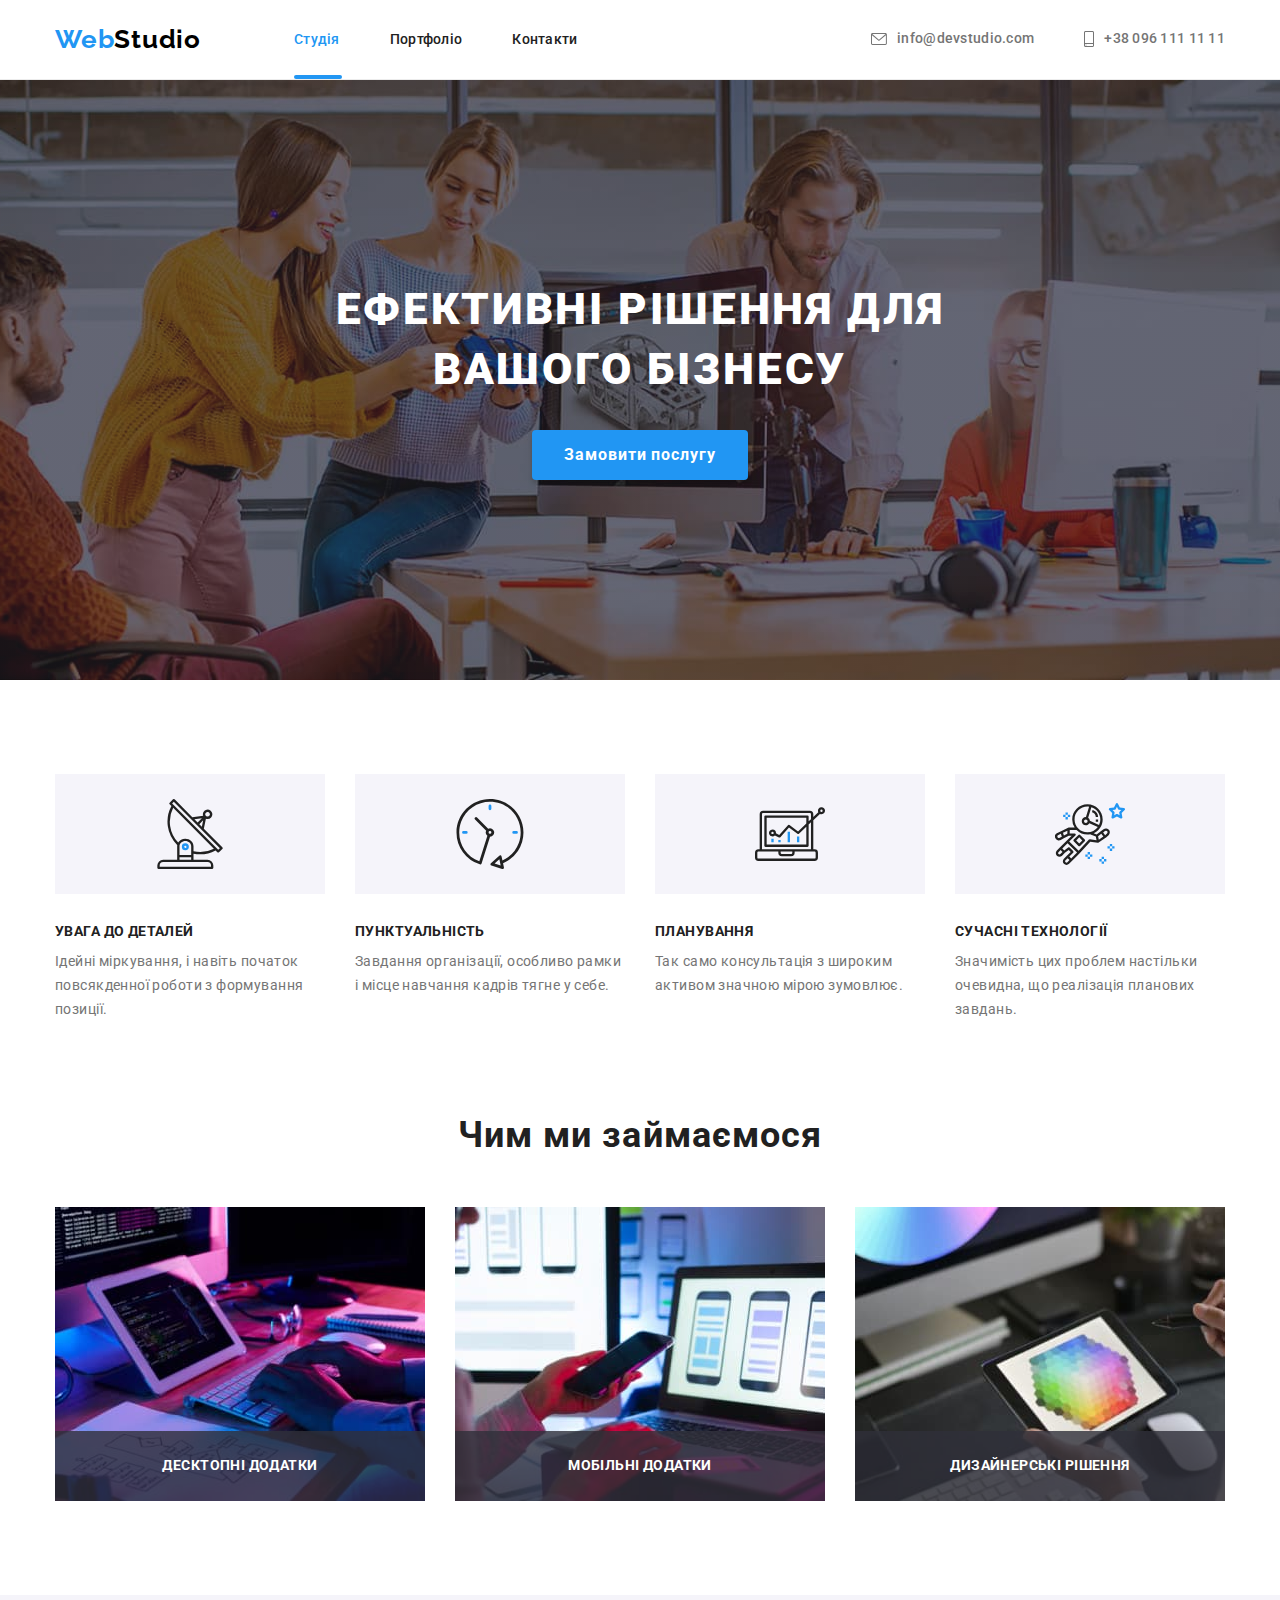
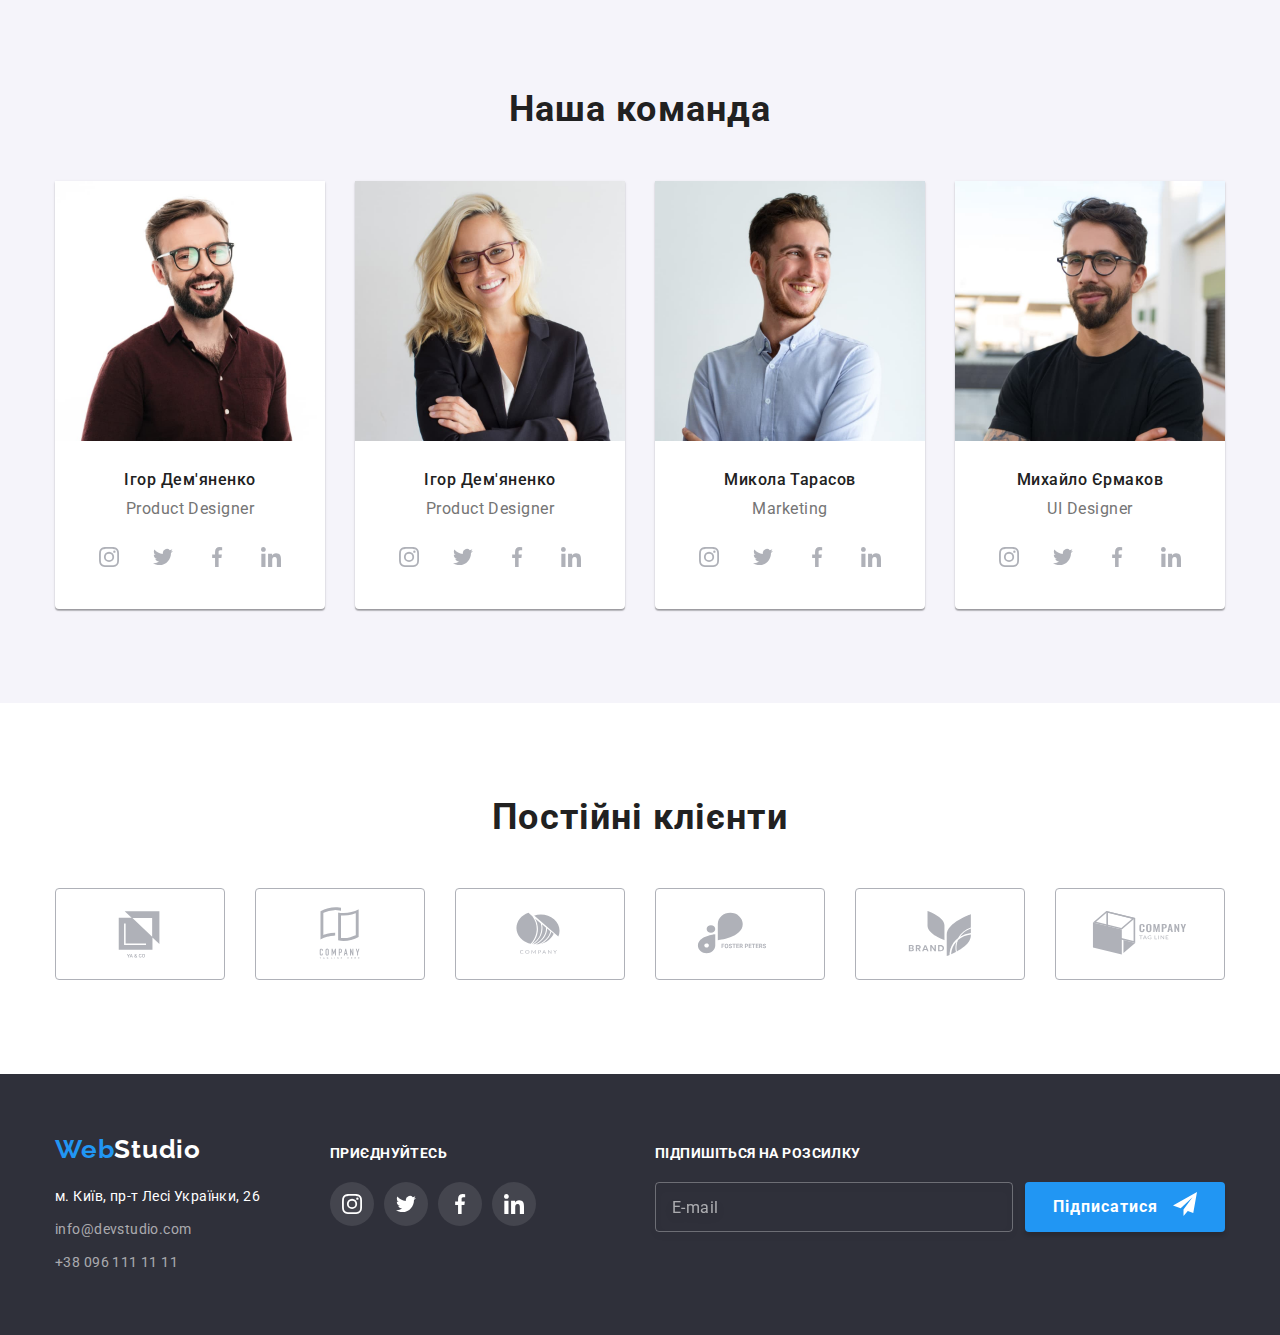
<file: index.html>
<!DOCTYPE html>
<html lang="uk">
  <head>
    <meta charset="UTF-8" />
    <meta http-equiv="X-UA-Compatible" content="IE=edge" />
    <meta name="viewport" content="width=device-width, initial-scale=1.0" />
    <title>Студія</title>
    <link rel="preconnect" href="https://fonts.googleapis.com" />
    <link rel="preconnect" href="https://fonts.gstatic.com" crossorigin />
    <link
      href="https://fonts.googleapis.com/css2?family=Raleway:wght@700&family=Roboto:wght@400;500;700;900&display=swap"
      rel="stylesheet"
    />
    <link
      rel="stylesheet"
      href="https://cdnjs.cloudflare.com/ajax/libs/modern-normalize/1.1.0/modern-normalize.min.css"
    />
    <link rel="stylesheet" href="css/styles.css" />
  </head>
  <body>
    <!-- Header -->
    <header class="header">
      <div class="container header-wrapper">
        <nav class="nav">
          <a href="index.html" class="logo">Web<span class="black-logo-part">Studio</span></a>
          <ul class="main-nav list">
            <li class="nav-item">
              <a class="nav-link active-studio" href="index.html">Студія</a>
            </li>
            <li class="nav-item"><a class="nav-link" href="portfolio.html">Портфоліо</a></li>
            <li class="nav-item"><a class="nav-link" href="">Контакти</a></li>
          </ul>
        </nav>
        <ul class="contact-info list">
          <li>
            <a class="e-mail" href="mailto:info@devstudio.com"
              ><svg class="icon-mail" width="16" height="12 ">
                <use href="./images/icons.svg#icon-envelope"></use></svg
              >info@devstudio.com</a
            >
          </li>
          <li class="contact-item">
            <a class="tel" href="tel:+380961111111"
              ><svg class="icon-tel" width="10" height="16">
                <use href="./images/icons.svg#icon-smartphone"></use></svg
              >+38 096 111 11 11</a
            >
          </li>
        </ul>
      </div>
    </header>
    <main>
      <!-- Hero block -->
      <section class="hero section">
        <div class="container hero-wrapper">
          <h1 class="hero-title">Ефективні рішення для вашого бізнесу</h1>
          <button class="order-button" type="button" data-modal-open>Замовити послугу</button>
        </div>
      </section>
      <!-- Our features -->
      <section class="features section">
        <div class="container">
          <h2 hidden>Наші риси</h2>
          <ul class="list features-wrapper">
            <li class="feature-item">
              <div class="icon-feature">
                <svg width="70" height="70"><use href="./images/icons.svg#icon-antenna"></use></svg>
              </div>
              <h3 class="features-title">УВАГА ДО ДЕТАЛЕЙ</h3>
              <p class="feature">
                Ідейні міркування, і навіть початок повсякденної роботи з формування позиції.
              </p>
            </li>
            <li class="feature-item">
              <div class="icon-feature">
                <svg width="70" height="70"><use href="./images/icons.svg#icon-clock"></use></svg>
              </div>
              <h3 class="features-title">ПУНКТУАЛЬНІСТЬ</h3>
              <p class="feature">
                Завдання організації, особливо рамки і місце навчання кадрів тягне у себе.
              </p>
            </li>
            <li class="feature-item">
              <div class="icon-feature">
                <svg width="70px" height="70px">
                  <use href="./images/icons.svg#icon-diagram"></use>
                </svg>
              </div>
              <h3 class="features-title">ПЛАНУВАННЯ</h3>
              <p class="feature">Так само консультація з широким активом значною мірою зумовлює.</p>
            </li>
            <li class="feature-item">
              <div class="icon-feature">
                <svg width="70px" height="70px">
                  <use href="./images/icons.svg#icon-astronaut"></use>
                </svg>
              </div>
              <h3 class="features-title">СУЧАСНІ ТЕХНОЛОГІЇ</h3>
              <p class="feature">
                Значимість цих проблем настільки очевидна, що реалізація планових завдань.
              </p>
            </li>
          </ul>
        </div>
      </section>
      <!-- What we do -->
      <section class="specialties section">
        <div class="container">
          <h2 class="specialties-title">Чим ми займаємося</h2>
          <ul class="list specialties-wrapper">
            <li class="spec-item">
              <div class="spec-wrapper">
                <img src="images/img.jpg" alt="Людина працює за компʼютером" width="370" />
                <div class="spec-descr">
                  <p>Десктопні додатки</p>
                </div>
              </div>
            </li>
            <li class="spec-item">
              <div class="spec-wrapper">
                <img src="images/img-2.jpg" alt="Людина працює за ноут-буком" width="370" />
                <div class="spec-descr">
                  <p>Мобільні додатки</p>
                </div>
              </div>
            </li>
            <li class="spec-item">
              <div class="spec-wrapper">
                <img src="images/img-3.jpg" alt="Людина працює із планшетом" width="370" />
                <div class="spec-descr">
                  <p>Дизайнерські рішення</p>
                </div>
              </div>
            </li>
          </ul>
        </div>
      </section>
      <!-- Our team -->
      <section class="team section">
        <div class="container">
          <h2 class="team-title">Наша команда</h2>
          <ul class="list team">
            <li class="member">
              <img src="images/member1.jpg" alt="Перший учасник" width="270" />
              <div class="team-wrapper">
                <h3 class="member-name">Ігор Дем'яненко</h3>
                <p class="member-work">Product Designer</p>
                <div class="socials">
                  <a class="link" href
                    ><svg class="link-ico" width="20" height="20">
                      <use href="./images/icons.svg#icon-instagram"></use></svg
                  ></a>
                  <a class="link" href
                    ><svg class="link-ico" width="20" height="20">
                      <use href="./images/icons.svg#icon-twitter"></use></svg
                  ></a>
                  <a class="link" href
                    ><svg class="link-ico" width="20" height="20">
                      <use href="./images/icons.svg#icon-facebook"></use></svg
                  ></a>
                  <a class="link" href
                    ><svg class="link-ico" width="20" height="20">
                      <use href="./images/icons.svg#icon-linkedin"></use></svg
                  ></a>
                </div>
              </div>
            </li>
            <li class="member">
              <img src="images/member2.jpg" alt="Другий учасник" width="270" />
              <div class="team-wrapper">
                <h3 class="member-name">Ігор Дем'яненко</h3>
                <p class="member-work">Product Designer</p>
                <div class="socials">
                  <a class="link" href
                    ><svg class="link-ico" width="20" height="20">
                      <use href="./images/icons.svg#icon-instagram"></use></svg
                  ></a>
                  <a class="link" href
                    ><svg class="link-ico" width="20" height="20">
                      <use href="./images/icons.svg#icon-twitter"></use></svg
                  ></a>
                  <a class="link" href
                    ><svg class="link-ico" width="20" height="20">
                      <use href="./images/icons.svg#icon-facebook"></use></svg
                  ></a>
                  <a class="link" href
                    ><svg class="link-ico" width="20" height="20">
                      <use href="./images/icons.svg#icon-linkedin"></use></svg
                  ></a>
                </div>
              </div>
            </li>
            <li class="member">
              <img src="images/member3.jpg" alt="Третій учасник" width="270" />
              <div class="team-wrapper">
                <h3 class="member-name">Микола Тарасов</h3>
                <p class="member-work">Marketing</p>
                <div class="socials">
                  <a class="link" href
                    ><svg class="link-ico" width="20" height="20">
                      <use href="./images/icons.svg#icon-instagram"></use></svg
                  ></a>
                  <a class="link" href
                    ><svg class="link-ico" width="20" height="20">
                      <use href="./images/icons.svg#icon-twitter"></use></svg
                  ></a>
                  <a class="link" href
                    ><svg class="link-ico" width="20" height="20">
                      <use href="./images/icons.svg#icon-facebook"></use></svg
                  ></a>
                  <a class="link" href
                    ><svg class="link-ico" width="20" height="20">
                      <use href="./images/icons.svg#icon-linkedin"></use></svg
                  ></a>
                </div>
              </div>
            </li>
            <li class="member">
              <img src="images/member4.jpg" alt="Четвертий учасник" width="270" />
              <div class="team-wrapper">
                <h3 class="member-name">Михайло Єрмаков</h3>
                <p class="member-work">UI Designer</p>
                <div class="socials">
                  <a class="link" href
                    ><svg class="link-ico" width="20" height="20">
                      <use href="./images/icons.svg#icon-instagram"></use></svg
                  ></a>
                  <a class="link" href
                    ><svg class="link-ico" width="20" height="20">
                      <use href="./images/icons.svg#icon-twitter"></use></svg
                  ></a>
                  <a class="link" href
                    ><svg class="link-ico" width="20" height="20">
                      <use href="./images/icons.svg#icon-facebook"></use></svg
                  ></a>
                  <a class="link" href
                    ><svg class="link-ico" width="20" height="20">
                      <use href="./images/icons.svg#icon-linkedin"></use></svg
                  ></a>
                </div>
              </div>
            </li>
          </ul>
        </div>
      </section>
      <!-- Clients -->
      <section class="section">
        <div class="container">
          <h2 class="clients-title">Постійні клієнти</h2>
          <div class="client-wrapper">
            <a href="" class="client"
              ><svg class="client-ico" width="106" height="60">
                <use href="./images/icons.svg#icon-logo-a"></use></svg
            ></a>
            <a href="" class="client"
              ><svg class="client-ico" width="106" height="60">
                <use href="./images/icons.svg#icon-logo-b"></use></svg
            ></a>
            <a href="" class="client"
              ><svg class="client-ico" width="106" height="60">
                <use href="./images/icons.svg#icon-logo-c"></use></svg
            ></a>
            <a href="" class="client"
              ><svg class="client-ico" width="106" height="60">
                <use href="./images/icons.svg#icon-logo-d"></use></svg
            ></a>
            <a href="" class="client"
              ><svg class="client-ico" width="106" height="60">
                <use href="./images/icons.svg#icon-logo-e"></use></svg
            ></a>
            <a href="" class="client"
              ><svg class="client-ico" width="106" height="60">
                <use href="./images/icons.svg#icon-logo-f"></use></svg
            ></a>
          </div>
        </div>
      </section>
    </main>
    <!-- Footer -->
    <footer class="page-footer">
      <div class="container footer-wrapper">
        <div>
          <a href="index.html" class="logo logo-footer"
            >Web<span class="white-logo-part">Studio</span></a
          >
          <address class="footer-address">
            <ul class="list">
              <li class="contact">
                <a
                  class="street"
                  href="https://goo.gl/maps/KnLdwV8JPAcNRsJJ8"
                  target="_blank"
                  rel="noopener noreferrer"
                  >м. Київ, пр-т Лесі Українки, 26</a
                >
              </li>
              <li class="contact">
                <a class="footer-contact" href="mailto:info@devstudio.com">info@devstudio.com</a>
              </li>
              <li><a class="footer-contact" href="tel:+380961111111">+38 096 111 11 11</a></li>
            </ul>
          </address>
        </div>
        <div class="links-wrapper">
          <p class="link-descr">приєднуйтесь</p>
          <div class="socials">
            <a href class="link link-footer"
              ><svg width="20" height="20">
                <use href="./images/icons.svg#icon-instagram"></use></svg
            ></a>
            <a href class="link link-footer"
              ><svg width="20" height="20">
                <use href="./images/icons.svg#icon-twitter"></use></svg
            ></a>
            <a href class="link link-footer"
              ><svg width="20" height="20">
                <use href="./images/icons.svg#icon-facebook"></use></svg
            ></a>
            <a href class="link link-footer"
              ><svg width="20" height="20">
                <use href="./images/icons.svg#icon-linkedin"></use></svg
            ></a>
          </div>
        </div>
        <div class="footer-form">
          <p class="subscr-label">Підпишіться на розсилку</p>
          <form class="subscr-form">
            <input class="subscr-input" type="email" name="mail-subscr" placeholder="E-mail" />
            <button class="subscr-button" type="submit">
              Підписатися
              <svg width="24" height="24"><use href="./images/icons.svg#icon-send"></use></svg>
            </button>
          </form>
        </div>
      </div>
    </footer>
    <div class="backdrop is-hidden" data-modal>
      <div class="modal">
        <button class="close-btn" data-modal-close>
          <svg width="18" height="18" class="cross">
            <use href="./images/icons.svg#cross"></use>
          </svg>
        </button>
        <form>
          <h2 class="form-title">Залиште свої дані, ми вам передзвонимо</h2>
          <div class="field">
            <label class="field-label" for="name">Ім'я</label>
            <div class="field-wrapper">
              <input class="field-input" type="text" id="name" name="name" />
              <svg class="field-ico" width="18" height="18">
                <use href="./images/icons.svg#person"></use>
              </svg>
            </div>
          </div>
          <div class="field">
            <label class="field-label" for="tel">Телефон</label>
            <div class="field-wrapper">
              <input class="field-input" type="tel" id="tel" name="tel" />
              <svg class="field-ico" width="18" height="18">
                <use href="./images/icons.svg#phone"></use>
              </svg>
            </div>
          </div>
          <div class="field">
            <label class="field-label" for="email">Пошта</label>
            <div class="field-wrapper">
              <input class="field-input" type="email" id="email" name="email" />
              <svg class="field-ico" width="18" height="18">
                <use href="./images/icons.svg#email"></use>
              </svg>
            </div>
          </div>
          <div class="comment">
            <label for="comment" class="field-label">Коментар</label>
            <textarea
              class="field-text"
              name="comment"
              id="comment"
              cols="30"
              rows="10"
              placeholder="Введіть текст"
            ></textarea>
          </div>
          <div class="agree-wrapper">
            <input class="visually-hidden agree-input" type="checkbox" name="agree" id="agree" />
            <label class="agree" for="agree">
              <span class="check-ico">
                <svg width="16" height="15">
                  <use class="checked" href="./images/icons.svg#icon-check"></use>
                  <use class="not-checked" href="./images/icons.svg#not-checked"></use>
                </svg>
              </span>
              Погоджуюся з розсилкою та приймаю<a class="condit" href=""> Умови договору</a></label
            >
          </div>
          <button class="submit-btn" type="submit">Відправити</button>
        </form>
      </div>
    </div>
    <script src="./js/modal.js"></script>
  </body>
</html>
</file>
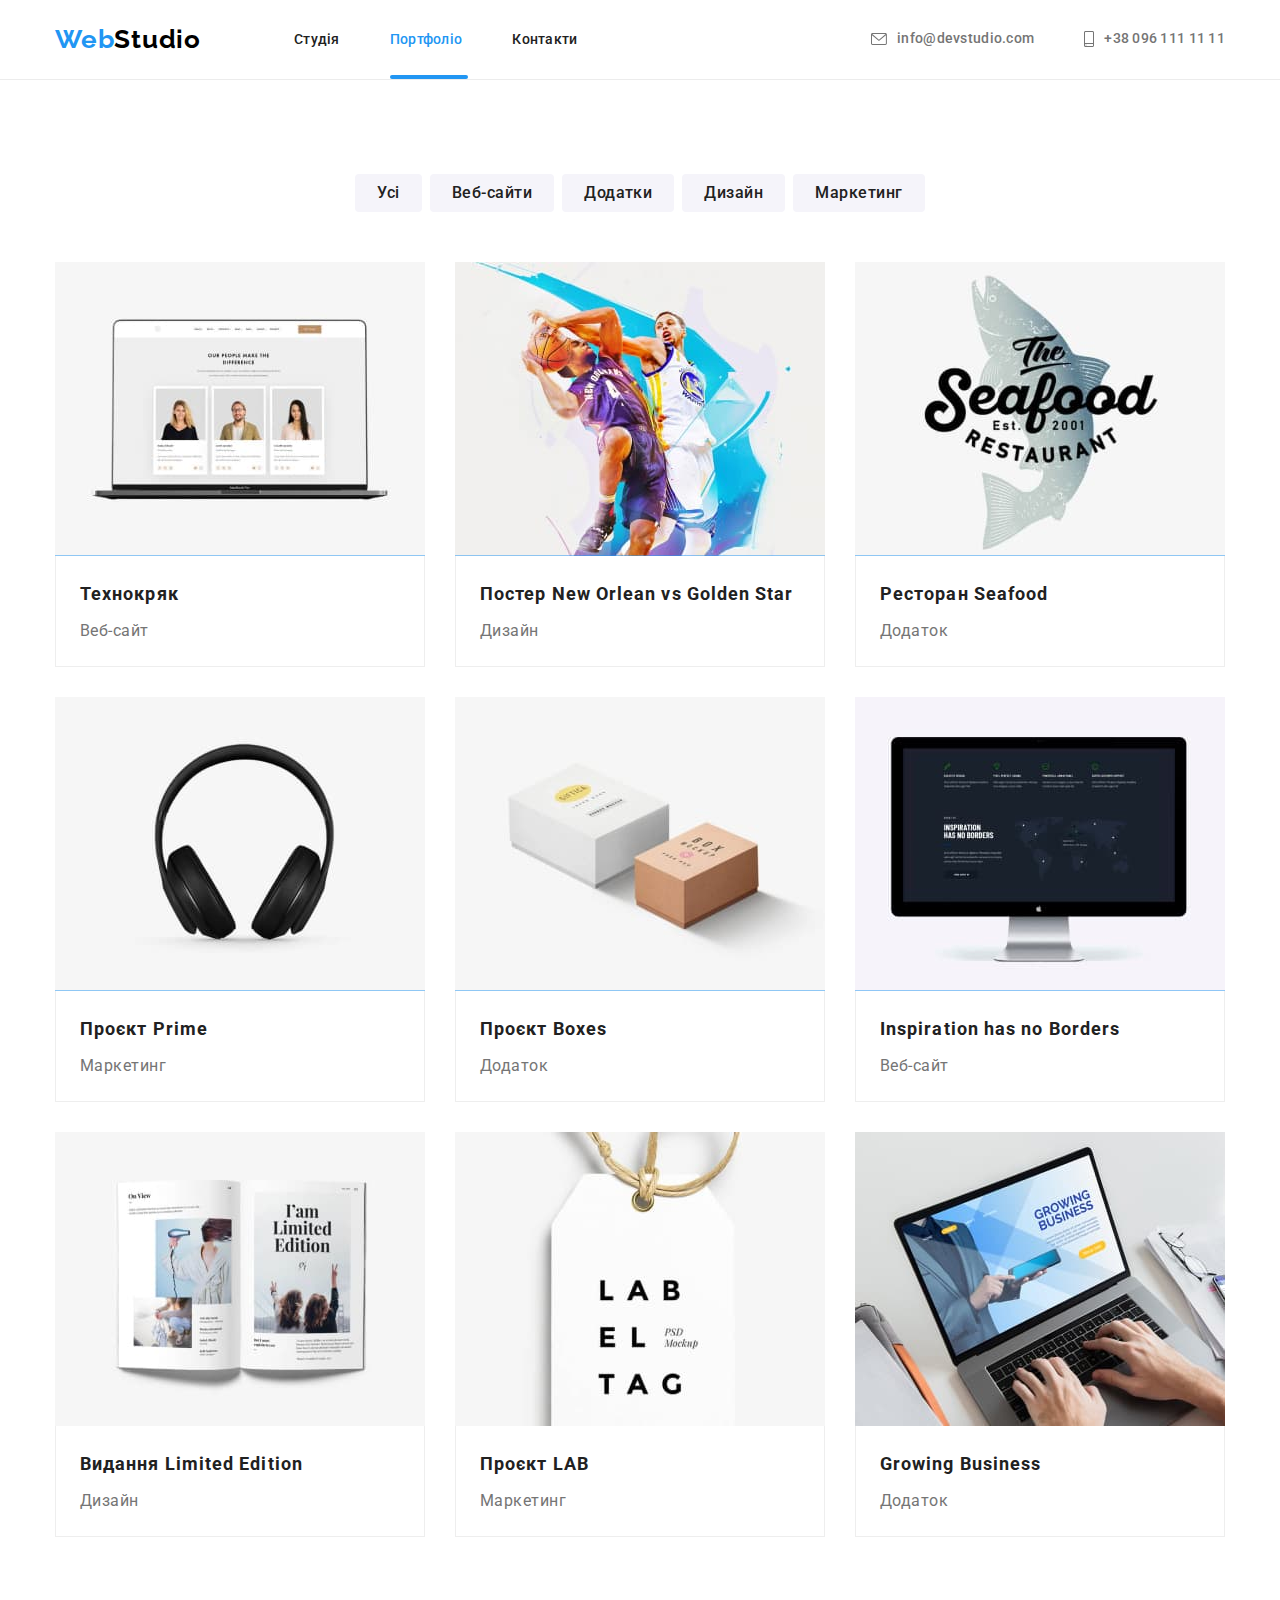
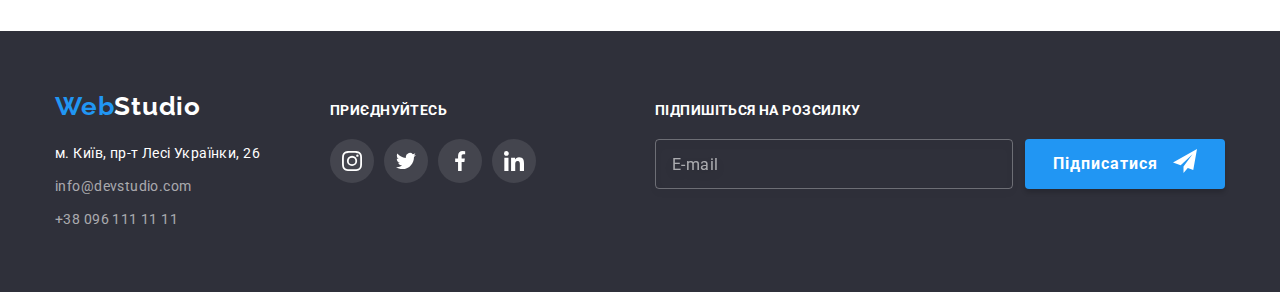
<file: portfolio.html>
<!DOCTYPE html>
<html lang="uk">
  <head>
    <meta charset="UTF-8" />
    <meta http-equiv="X-UA-Compatible" content="IE=edge" />
    <meta name="viewport" content="width=device-width, initial-scale=1.0" />
    <title>Студія</title>
    <link rel="preconnect" href="https://fonts.googleapis.com" />
    <link rel="preconnect" href="https://fonts.gstatic.com" crossorigin />
    <link
      href="https://fonts.googleapis.com/css2?family=Raleway:wght@700&family=Roboto:wght@400;500;700;900&display=swap"
      rel="stylesheet"
    />
    <link
      rel="stylesheet"
      href="https://cdnjs.cloudflare.com/ajax/libs/modern-normalize/1.1.0/modern-normalize.min.css"
    />
    <link rel="stylesheet" href="css/styles.css" />
  </head>
  <body>
    <!-- Header -->
    <header class="header">
      <div class="container header-wrapper">
        <nav class="nav">
          <a href="index.html" class="logo">Web<span class="black-logo-part">Studio</span></a>
          <ul class="main-nav list">
            <li class="nav-item">
              <a class="nav-link" href="index.html">Студія</a>
            </li>
            <li class="nav-item">
              <a class="nav-link active-portfolio" href="portfolio.html">Портфоліо</a>
            </li>
            <li class="nav-item"><a class="nav-link" href="">Контакти</a></li>
          </ul>
        </nav>
        <ul class="contact-info list">
          <li>
            <a class="e-mail" href="mailto:info@devstudio.com"
              ><svg class="icon-mail" width="16" height="12 ">
                <use href="./images/icons.svg#icon-envelope"></use></svg
              >info@devstudio.com</a
            >
          </li>
          <li class="contact-item">
            <a class="tel" href="tel:+380961111111"
              ><svg class="icon-tel" width="10" height="16">
                <use href="./images/icons.svg#icon-smartphone"></use></svg
              >+38 096 111 11 11</a
            >
          </li>
        </ul>
      </div>
    </header>
    <main>
      <!-- Portfolio -->
      <section class="section">
        <!-- Filter -->
        <div class="container">
          <h1 hidden>Портфоліо</h1>
          <ul class="portfolio-buttons list">
            <li><button class="portfolio-button" type="button">Усі</button></li>
            <li><button class="portfolio-button" type="button">Веб-сайти</button></li>
            <li><button class="portfolio-button" type="button">Додатки</button></li>
            <li><button class="portfolio-button" type="button">Дизайн</button></li>
            <li><button class="portfolio-button" type="button">Маркетинг</button></li>
          </ul>
          <!-- Project list -->
          <ul class="project-list list">
            <li class="project">
              <div class="project-wrapper">
                <img src="images/project1-2.jpg" alt="Ноутбук" width="370" />
                <div class="project-overlay">
                  <p>
                    Ресурс пропонує комплексні пропозиції з різним рівнем функціоналу та сервісів.
                    Все це дозволить відвідувачу отримати вичерпні відомості про компанію чи
                    приватну особу.
                  </p>
                </div>
              </div>

              <div class="bordered-portfolio-part">
                <h2 class="project-title">Технокряк</h2>
                <p class="project-descr">Веб-сайт</p>
              </div>
            </li>
            <li class="project">
              <div class="project-wrapper">
                <img src="images/project2-2.jpg" alt="Баскетболісти" width="370" />
                <div class="project-overlay">
                  <p>
                    Ресурс пропонує комплексні пропозиції з різним рівнем функціоналу та сервісів.
                    Все це дозволить відвідувачу отримати вичерпні відомості про компанію чи
                    приватну особу.
                  </p>
                </div>
              </div>
              <div class="bordered-portfolio-part">
                <h2 class="project-title">Постер New Orlean vs Golden Star</h2>
                <p class="project-descr">Дизайн</p>
              </div>
            </li>
            <li class="project">
              <div class="project-wrapper">
                <img src="images/project3-2.jpg" alt="Логотип ресторану" width="370" />
                <div class="project-overlay">
                  <p>
                    Ресурс пропонує комплексні пропозиції з різним рівнем функціоналу та сервісів.
                    Все це дозволить відвідувачу отримати вичерпні відомості про компанію чи
                    приватну особу.
                  </p>
                </div>
              </div>
              <div class="bordered-portfolio-part">
                <h2 class="project-title">Ресторан Seafood</h2>
                <p class="project-descr">Додаток</p>
              </div>
            </li>
            <li class="project">
              <div class="project-wrapper">
                <img src="images/project4-2.jpg" alt="Навушники" width="370" />
                <div class="project-overlay">
                  <p>
                    Ресурс пропонує комплексні пропозиції з різним рівнем функціоналу та сервісів.
                    Все це дозволить відвідувачу отримати вичерпні відомості про компанію чи
                    приватну особу.
                  </p>
                </div>
              </div>
              <div class="bordered-portfolio-part">
                <h2 class="project-title">Проєкт Prime</h2>
                <p class="project-descr">Маркетинг</p>
              </div>
            </li>
            <li class="project">
              <div class="project-wrapper">
                <img src="images/project5-2.jpg" alt="Коробки" width="370" />
                <div class="project-overlay">
                  <p>
                    Ресурс пропонує комплексні пропозиції з різним рівнем функціоналу та сервісів.
                    Все це дозволить відвідувачу отримати вичерпні відомості про компанію чи
                    приватну особу.
                  </p>
                </div>
              </div>
              <div class="bordered-portfolio-part">
                <h2 class="project-title">Проєкт Boxes</h2>
                <p class="project-descr">Додаток</p>
              </div>
            </li>
            <li class="project">
              <div class="project-wrapper">
                <img src="images/project6-2.jpg" alt="Компʼютер Mac" width="370" />
                <div class="project-overlay">
                  <p>
                    Ресурс пропонує комплексні пропозиції з різним рівнем функціоналу та сервісів.
                    Все це дозволить відвідувачу отримати вичерпні відомості про компанію чи
                    приватну особу.
                  </p>
                </div>
              </div>
              <div class="bordered-portfolio-part">
                <h2 class="project-title">Inspiration has no Borders</h2>
                <p class="project-descr">Веб-сайт</p>
              </div>
            </li>
            <li class="project">
              <div class="project-wrapper">
                <img src="images/project7-2.jpg" alt="Книжка" width="370" />
                <div class="project-overlay">
                  <p>
                    Ресурс пропонує комплексні пропозиції з різним рівнем функціоналу та сервісів.
                    Все це дозволить відвідувачу отримати вичерпні відомості про компанію чи
                    приватну особу.
                  </p>
                </div>
              </div>
              <div class="bordered-portfolio-part">
                <h2 class="project-title">Видання Limited Edition</h2>
                <p class="project-descr">Дизайн</p>
              </div>
            </li>
            <li class="project">
              <div class="project-wrapper">
                <img src="images/project8-2.jpg" alt="Етикетка" width="370" />
                <div class="project-overlay">
                  <p>
                    Ресурс пропонує комплексні пропозиції з різним рівнем функціоналу та сервісів.
                    Все це дозволить відвідувачу отримати вичерпні відомості про компанію чи
                    приватну особу.
                  </p>
                </div>
              </div>
              <div class="bordered-portfolio-part">
                <h2 class="project-title">Проєкт LAB</h2>
                <p class="project-descr">Маркетинг</p>
              </div>
            </li>
            <li class="project">
              <div class="project-wrapper">
                <img src="images/project9-2.jpg" alt="Людина працює за ноутбуком" width="370" />
                <div class="project-overlay">
                  <p>
                    Ресурс пропонує комплексні пропозиції з різним рівнем функціоналу та сервісів.
                    Все це дозволить відвідувачу отримати вичерпні відомості про компанію чи
                    приватну особу.
                  </p>
                </div>
              </div>
              <div class="bordered-portfolio-part">
                <h2 class="project-title">Growing Business</h2>
                <p class="project-descr">Додаток</p>
              </div>
            </li>
          </ul>
        </div>
      </section>
    </main>
    <!-- Footer -->
    <footer class="page-footer">
      <div class="container footer-wrapper">
        <div>
          <a href="index.html" class="logo logo-footer"
            >Web<span class="white-logo-part">Studio</span></a
          >
          <address class="footer-address">
            <ul class="list">
              <li class="contact">
                <a
                  class="street"
                  href="https://goo.gl/maps/KnLdwV8JPAcNRsJJ8"
                  target="_blank"
                  rel="noopener noreferrer"
                  >м. Київ, пр-т Лесі Українки, 26</a
                >
              </li>
              <li class="contact">
                <a class="footer-contact" href="mailto:info@devstudio.com">info@devstudio.com</a>
              </li>
              <li><a class="footer-contact" href="tel:+380961111111">+38 096 111 11 11</a></li>
            </ul>
          </address>
        </div>
        <div class="links-wrapper">
          <p class="link-descr">приєднуйтесь</p>
          <div class="socials">
            <a class="link link-footer"
              ><svg width="20" height="20">
                <use href="./images/icons.svg#icon-instagram"></use></svg
            ></a>
            <a class="link link-footer"
              ><svg width="20" height="20">
                <use href="./images/icons.svg#icon-twitter"></use></svg
            ></a>
            <a class="link link-footer"
              ><svg width="20" height="20">
                <use href="./images/icons.svg#icon-facebook"></use></svg
            ></a>
            <a class="link link-footer"
              ><svg width="20" height="20">
                <use href="./images/icons.svg#icon-linkedin"></use></svg
            ></a>
          </div>
        </div>
        <div class="footer-form">
          <p class="subscr-label">Підпишіться на розсилку</p>
          <form class="subscr-form">
            <input class="subscr-input" type="email" name="mail-subscr" placeholder="E-mail" />
            <button class="subscr-button" type="submit">
              Підписатися
              <svg width="24" height="24">
                <use href="./images/icons.svg#icon-send"></use>
              </svg>
            </button>
          </form>
        </div>
      </div>
    </footer>
  </body>
</html>
</file>
<file: css/styles.css>
:root {
  --accent-color: #2196f3;
  --white-color: #ffffff;
  --main-color: #757575;
  --black-color: #212121;
  --greyish-white: rgba(255, 255, 255, 0.6);
  --logo-black-part: #000000;
  --button-bkg: #f5f4fa;
  --hero-block-bkg: #2f303a;
}

body {
  font-family: Roboto, sans-serif;
}
h1,
h2,
h3,
h4,
h5,
h6,
p {
  margin: 0;
}
img,
svg {
  display: block;
}
.section {
  padding-top: 94px;
  padding-bottom: 94px;
}

.container {
  width: 1200px;
  padding-left: 15px;
  padding-right: 15px;
  margin-left: auto;
  margin-right: auto;
}
.list {
  list-style: none;
  padding: 0;
  margin: 0;
}
/* Logo */
.logo {
  color: var(--accent-color);
  font-family: Raleway, sans-serif;

  font-weight: 700;
  font-size: 26px;
  line-height: 1.19;

  letter-spacing: 0.03em;
  text-decoration: none;
  margin-right: 93px;
}
.black-logo-part {
  color: var(--logo-black-part);
}
.white-logo-part {
  color: var(--white-color);
}
/* Nav */
.nav-link {
  color: var(--black-color);
  font-weight: 500;
  font-size: 14px;
  line-height: 1.14;
  letter-spacing: 0.02em;
  text-decoration: none;
  transition-property: color;
  transition-duration: 250ms;
  transition-timing-function: cubic-bezier(0.4, 0, 0.2, 1);
}
.active-studio,
.active-portfolio {
  color: var(--accent-color);
  position: relative;
}
.e-mail,
.tel {
  color: var(--main-color);
  font-weight: 500;
  font-size: 14px;
  line-height: 1.14;
  letter-spacing: 0.02em;
  text-decoration: none;
  display: flex;
  align-items: center;
  transition-property: color;
  transition-duration: 250ms;
  transition-timing-function: cubic-bezier(0.4, 0, 0.2, 1);
}
.nav-link:focus,
.nav-link:hover,
.e-mail:focus,
.e-mail:hover,
.tel:focus,
.tel:hover {
  color: var(--accent-color);
}
/* Hero block */
.hero-wrapper {
  text-align: center;
}
.hero {
  padding-top: 200px;
  padding-bottom: 200px;
  background-color: var(--hero-block-bkg);
  background-image: linear-gradient(rgba(47, 48, 58, 0.4), rgba(47, 48, 58, 0.4)),
    url(../images/bkg-img.jpg);
  background-size: 1600px;
  background-repeat: no-repeat;
  background-position: center;
  max-width: 1600px;
  margin: 0 auto;
}
.hero-title {
  color: var(--white-color);
  font-weight: 900;
  font-size: 44px;
  line-height: 1.36;
  text-align: center;
  letter-spacing: 0.06em;
  text-transform: uppercase;
  margin-bottom: 30px;
  width: 696px;
  margin-left: auto;
  margin-right: auto;
}
.order-button {
  background-color: var(--accent-color);
  color: var(--white-color);
  font-weight: 700;
  font-size: 16px;
  line-height: 1.88;
  cursor: pointer;
  text-align: center;
  letter-spacing: 0.06em;
  padding: 10px 32px;
  border: 0;
  border-radius: 4px;
  box-shadow: 0px 4px 4px rgba(0, 0, 0, 0.15);
}
.features-title {
  color: var(--black-color);
  font-weight: 700;
  font-size: 14px;
  line-height: 1.14;
  letter-spacing: 0.03em;
  text-transform: uppercase;
  margin-bottom: 10px;
}
.feature {
  color: var(--main-color);
  font-size: 14px;
  line-height: 1.71;
  letter-spacing: 0.03em;
}
.features-wrapper {
  display: flex;
}

.feature-item + .feature-item {
  margin-left: 30px;
}

.feature-item {
  width: 270px;
}
.specialties-title {
  color: var(--black-color);
  font-weight: 700;
  font-size: 36px;
  line-height: 1.16;
  text-align: center;
  letter-spacing: 0.03em;
  margin-bottom: 50px;
}
/* Team */
.team.section {
  background-color: var(--button-bkg);
}
.team-title {
  color: var(--black-color);
  font-weight: 700;
  font-size: 36px;
  line-height: 1.16;
  text-align: center;
  letter-spacing: 0.03em;
  margin-bottom: 50px;
}
.member-name {
  color: var(--black-color);
  font-weight: 500;
  font-size: 16px;
  line-height: 1.18;
  text-align: center;
  letter-spacing: 0.03em;
  margin-bottom: 10px;
}
.member-work {
  color: var(--main-color);
  font-size: 16px;
  line-height: 1.18;
  text-align: center;
  letter-spacing: 0.03em;
  margin-bottom: 16px;
}
.member + .member {
  margin-left: 30px;
}

.member {
  box-shadow: 0px 1px 3px rgba(0, 0, 0, 0.12), 0px 1px 1px rgba(0, 0, 0, 0.14),
    0px 2px 1px rgba(0, 0, 0, 0.2);
  border-radius: 0px 0px 4px 4px;
  background-color: var(--white-color);
}
/* Footer */
.page-footer {
  background-color: var(--hero-block-bkg);
  padding: 60px 0;
}
.street {
  color: var(--white-color);
  font-size: 14px;
  line-height: 1.71;
  letter-spacing: 0.03em;
  text-decoration: none;
}
.footer-contact {
  color: var(--greyish-white);
  font-size: 14px;
  line-height: 1.71;
  letter-spacing: 0.03em;
  text-decoration: none;
  transition-property: color;
  transition-duration: 250ms;
  transition-timing-function: cubic-bezier(0.4, 0, 0.2, 1);
}
.footer-contact:hover,
.footer-contact:focus,
.tel-footer:hover,
.tel-footer:focus {
  color: var(--accent-color);
}
/* Portfolio */
.portfolio-button {
  cursor: pointer;
  background-color: var(--button-bkg);
  color: var(--black-color);
  font-weight: 500;
  font-size: 16px;
  line-height: 1.62;
  text-align: center;
  letter-spacing: 0.03em;
  border-radius: 4px;
  border: 0;
  padding: 6px 22px;
  transition-property: color, background-color, box-shadow;
  transition-duration: 250ms;
  transition-timing-function: cubic-bezier(0.4, 0, 0.2, 1);
}
.portfolio-button:hover,
.portfolio-button:focus {
  background-color: var(--accent-color);
  color: var(--white-color);
  box-shadow: 0px 3px 1px rgba(0, 0, 0, 0.1), 0px 1px 2px rgba(0, 0, 0, 0.08),
    0px 2px 2px rgba(0, 0, 0, 0.12);
}
.project-title {
  color: var(--black-color);
  font-weight: 700;
  font-size: 18px;
  line-height: 2;
  letter-spacing: 0.06em;
  margin-bottom: 4px;
}
.project-descr {
  color: var(--main-color);
  font-size: 16px;
  line-height: 1.88;
  letter-spacing: 0.03em;
}
.specialties.section {
  padding-top: 0;
}
.main-nav {
  display: flex;
}
.contact-info {
  display: flex;
}
.nav {
  display: flex;
  align-items: center;
}
.header-wrapper {
  display: flex;
  justify-content: space-between;
  align-items: center;
}
.header {
  border-bottom: 1px solid #ececec;
  padding-top: 24px;
  padding-bottom: 24px;
}
.nav-item + .nav-item {
  margin-left: 50px;
}
.contact-item {
  margin-left: 50px;
}
.specialties-wrapper {
  display: flex;
}
.spec-item + .spec-item {
  margin-left: 30px;
}
.list.team {
  display: flex;
}
.contact {
  margin-bottom: 9px;
}
.portfolio-buttons {
  display: flex;
  justify-content: center;
  margin-bottom: 50px;
  gap: 8px;
}
.project-list {
  display: flex;
  flex-wrap: wrap;
  gap: 30px;
}
.bordered-portfolio-part {
  border-left: 1px solid #eeeeee;
  border-bottom: 1px solid #eeeeee;
  border-right: 1px solid #eeeeee;
  padding: 20px 24px;
}
.team-wrapper {
  padding: 30px 10px;
  text-align: center;
}
.footer-address {
  font-style: normal;
  margin-top: 20px;
}
.logo-footer {
  margin-right: 0;
}
.icon-tel,
.icon-mail {
  fill: currentColor;
  margin-right: 10px;
}

.icon-feature {
  background-color: var(--button-bkg);
  padding-top: 25px;
  padding: 25px 100px;
  margin-bottom: 30px;
}

.link {
  color: #afb1b8;
  display: flex;
  width: 44px;
  height: 44px;
  justify-content: center;
  align-items: center;
  border-radius: 50%;
  transition-property: color, background-color;
  transition-duration: 250ms;
  transition-timing-function: cubic-bezier(0.4, 0, 0.2, 1);
}
.link:hover,
.link:focus {
  color: var(--white-color);
  background-color: var(--accent-color);
}

.link-descr {
  font-weight: 700;
  font-size: 14px;
  line-height: 1.14;
  letter-spacing: 0.03em;
  text-transform: uppercase;
  color: var(--white-color);
  margin-bottom: 20px;
}
.link-footer {
  fill: var(--white-color);
  background-color: rgba(255, 255, 255, 0.1);
  border-radius: 50%;
}
.footer-wrapper {
  display: flex;
  align-items: baseline;
}
.links-wrapper {
  margin-left: 70px;
}
.clients-title {
  font-weight: 700;
  font-size: 36px;
  line-height: 1.16;
  text-align: center;
  letter-spacing: 0.03em;
  color: var(--black-color);
  margin-bottom: 50px;
}
.client {
  display: flex;
  align-items: center;
  justify-content: center;
  width: 170px;
  height: 92px;
  border: 1px solid #afb1b8;
  border-radius: 4px;
  color: #afb1b8;
  transition-property: color, border-color;
  transition-duration: 250ms;
  transition-timing-function: cubic-bezier(0.4, 0, 0.2, 1);
}
.client + .client {
  margin-left: 30px;
}
.client-wrapper {
  display: flex;
}
.client:hover,
.client:focus {
  color: var(--accent-color);
  border-color: var(--accent-color);
}
.project {
  background-color: #ffffff;
  transition-property: box-shadow;
  transition-duration: 250ms;
  transition-timing-function: cubic-bezier(0.4, 0, 0.2, 1);
}
.project:hover {
  box-shadow: 0px 1px 1px rgba(0, 0, 0, 0.12), 0px 4px 4px rgba(0, 0, 0, 0.06),
    1px 4px 6px rgba(0, 0, 0, 0.16);
}
.socials {
  display: flex;
  justify-content: center;
  gap: 10px;
}
.link-ico {
  fill: currentColor;
}
.client-ico {
  fill: currentColor;
}
.spec-descr {
  background-color: rgba(47, 48, 58, 0.8);
  font-weight: 700;
  font-size: 14px;
  line-height: 1.14;
  text-align: center;
  letter-spacing: 0.03em;
  text-transform: uppercase;
  color: var(--white-color);
  padding: 27px 10px;
  position: absolute;
  bottom: 0;
  width: 100%;
}
.spec-wrapper {
  position: relative;
}
.active-studio::after {
  content: '';
  background-color: var(--accent-color);
  border-radius: 2px;
  width: 48px;
  height: 4px;
  position: absolute;
  bottom: 0;
  left: 0;
  transform: translateY(+32px);
}
.active-portfolio::after {
  content: '';
  background-color: var(--accent-color);
  border-radius: 2px;
  width: 78px;
  height: 4px;
  position: absolute;
  bottom: 0;
  left: 0;
  transform: translateY(+32px);
}
.project-overlay {
  font-size: 18px;
  line-height: 1.56;
  color: var(--white-color);
  letter-spacing: 0.03em;
  padding: 63px 24px;
  background-color: rgba(33, 150, 243, 0.9);
  position: absolute;
  bottom: 0;
  transform: translateY(+100%);
  transition-property: transform;
  transition-duration: 250ms;
  transition-timing-function: cubic-bezier(0.4, 0, 0.2, 1);
}
.project-wrapper {
  position: relative;
  overflow: hidden;
}
.project:hover .project-overlay {
  transform: translateY(0);
}
.modal {
  position: absolute;
  min-width: 528px;
  min-height: 581px;
  top: 50%;
  left: 50%;
  transform: translate(-50%, -50%) scale(1);
  background-color: var(--white-color);
  transition: transform 250ms cubic-bezier(0.4, 0, 0.2, 1);
  box-shadow: 0px 1px 3px rgba(0, 0, 0, 0.12), 0px 1px 1px rgba(0, 0, 0, 0.14),
    0px 2px 1px rgba(0, 0, 0, 0.2);
  border-radius: 4px;
  padding: 40px;
}
.backdrop {
  background-color: rgba(0, 0, 0, 0.2);
  position: fixed;
  top: 0;
  left: 0;
  width: 100vw;
  height: 100vh;
  opacity: 1;
  transition-property: opacity;
  transition-duration: 250ms;
  transition-timing-function: cubic-bezier(0.4, 0, 0.2, 1);
}
.backdrop.is-hidden {
  visibility: hidden;
  opacity: 0;
  pointer-events: none;
}
.backdrop.is-hidden .modal {
  transform: translate(-50%, -50%) scale(0.5);
}
.close-btn {
  border: 1px solid rgba(0, 0, 0, 0.1);
  border-radius: 50%;
  padding: 0;
  background-color: transparent;
  width: 30px;
  height: 30px;
  display: flex;
  justify-content: center;
  align-items: center;
  position: absolute;
  top: 8px;
  right: 8px;
  cursor: pointer;
}
.close-btn:hover .cross,
.close-btn:focus .cross {
  fill: var(--accent-color);
}
.cross {
  fill: var(--logo-black-part);
  transition: fill 250ms cubic-bezier(0.4, 0, 0.2, 1);
}
.subscr-label {
  font-weight: 700;
  font-size: 14px;
  line-height: 1.14;
  letter-spacing: 0.03em;
  text-transform: uppercase;
  color: var(--white-color);
  margin-bottom: 20px;
}
.subscr-form {
  display: flex;
  align-items: center;
}
.footer-form {
  margin-left: auto;
}
.subscr-button {
  background-color: var(--accent-color);
  padding: 10px 28px;
  box-shadow: 0px 4px 4px rgba(0, 0, 0, 0.15);
  border-radius: 4px;
  border: none;
  display: flex;
  margin-left: 12px;
  font-weight: 700;
  font-size: 16px;
  line-height: 1.88;
  letter-spacing: 0.06em;
  color: var(--white-color);
  cursor: pointer;
  min-width: 200px;
  justify-content: space-between;
}
.subscr-input {
  padding: 15px 16px;
  width: 358px;
  height: 50px;
  border: 1px solid rgba(255, 255, 255, 0.3);
  filter: drop-shadow(0px 4px 4px rgba(0, 0, 0, 0.15));
  border-radius: 4px;
  transition: border-color 250ms cubic-bezier(0.4, 0, 0.2, 1);
  background-color: transparent;
  color: var(--white-color);
}
.subscr-input:focus {
  border-color: var(--accent-color);
  outline: none;
}
.subscr-input::placeholder {
  font-size: 16px;
  line-height: 1.25;
  letter-spacing: 0.03em;
  color: rgba(255, 255, 255, 0.6);
}
.form-title {
  font-size: 20px;
  line-height: 1.15;
  text-align: center;
  letter-spacing: 0.03em;
  color: var(--black-color);
  margin-bottom: 12px;
}
.field {
  display: flex;
  flex-direction: column;
  margin-bottom: 10px;
}
.field-input {
  padding: 12px 42px;
  width: 100%;
  border: 1px solid rgba(33, 33, 33, 0.2);
  border-radius: 4px;
  height: 40px;

  transition: border-color 250ms cubic-bezier(0.4, 0, 0.2, 1);
}
.field-input:focus {
  outline: none;
  border-color: var(--accent-color);
}
.field-input:focus + .field-ico {
  fill: var(--accent-color);
}
.field-ico {
  fill: #212121;

  position: absolute;
  top: 50%;
  left: 12px;
  transform: translateY(-50%);
  transition: fill 250ms cubic-bezier(0.4, 0, 0.2, 1);
}
.field-wrapper {
  position: relative;
}
.field-label {
  margin-bottom: 4px;
  font-size: 12px;
  line-height: 1.16;
  color: var(--main-color);
  letter-spacing: 0.01em;
}
.comment {
  display: flex;
  flex-direction: column;
  margin-bottom: 20px;
}
.field-text {
  border: 1px solid rgba(33, 33, 33, 0.2);
  border-radius: 4px;
  padding: 12px 16px;
  height: 120px;
  transition: border-color 250ms cubic-bezier(0.4, 0, 0.2, 1);
  resize: none;
}
.field-text:focus {
  outline: none;
  border-color: var(--accent-color);
}
.field-text::placeholder {
  font-size: 12px;
  line-height: 1.16;
  letter-spacing: 0.01em;

  color: rgba(117, 117, 117, 0.5);
}
.agree {
  display: flex;
  align-items: center;
  font-size: 14px;
  line-height: 1.71;
  letter-spacing: 0.03em;
  color: var(--main-color);
}
.submit-btn {
  font-weight: 700;
  font-size: 16px;
  line-height: 1.88;
  display: block;
  letter-spacing: 0.06em;
  color: var(--white-color);
  background-color: #188ce8;
  box-shadow: 0px 4px 4px rgba(0, 0, 0, 0.15);
  border-radius: 4px;
  border: none;
  padding: 10px 52px;
  margin-left: auto;
  margin-right: auto;
  cursor: pointer;
  margin-top: 30px;
}
.condit {
  color: var(--accent-color);
}
.visually-hidden {
  position: absolute;
  width: 1px;
  height: 1px;
  margin: -1px;
  border: 0;
  padding: 0;
  white-space: nowrap;
  clip-path: inset(100%);
  clip: rect(0 0 0 0);
  overflow: hidden;
}
.agree-wrapper {
  display: flex;
  align-items: center;
  justify-content: center;
}
.check-ico {
  display: inline-flex;
  margin-right: 7px;
  transition: background-color 250ms cubic-bezier(0.4, 0, 0.2, 1);
  border-radius: 2px;
}
.agree-input:checked + .agree .check-ico {
  background-color: var(--accent-color);
}

.agree-input:checked + .agree .not-check-ico {
  opacity: 0;
}
.agree .not-checked {
  transition: opacity 250ms cubic-bezier(0.4, 0, 0.2, 1);
}
.agree-input:checked + .agree .not-checked {
  opacity: 0;
}
.agree .checked {
  opacity: 0;
  transition: opacity 250ms cubic-bezier(0.4, 0, 0.2, 1);
}
.agree-input:checked + .agree .checked {
  opacity: 1;
}
</file>
